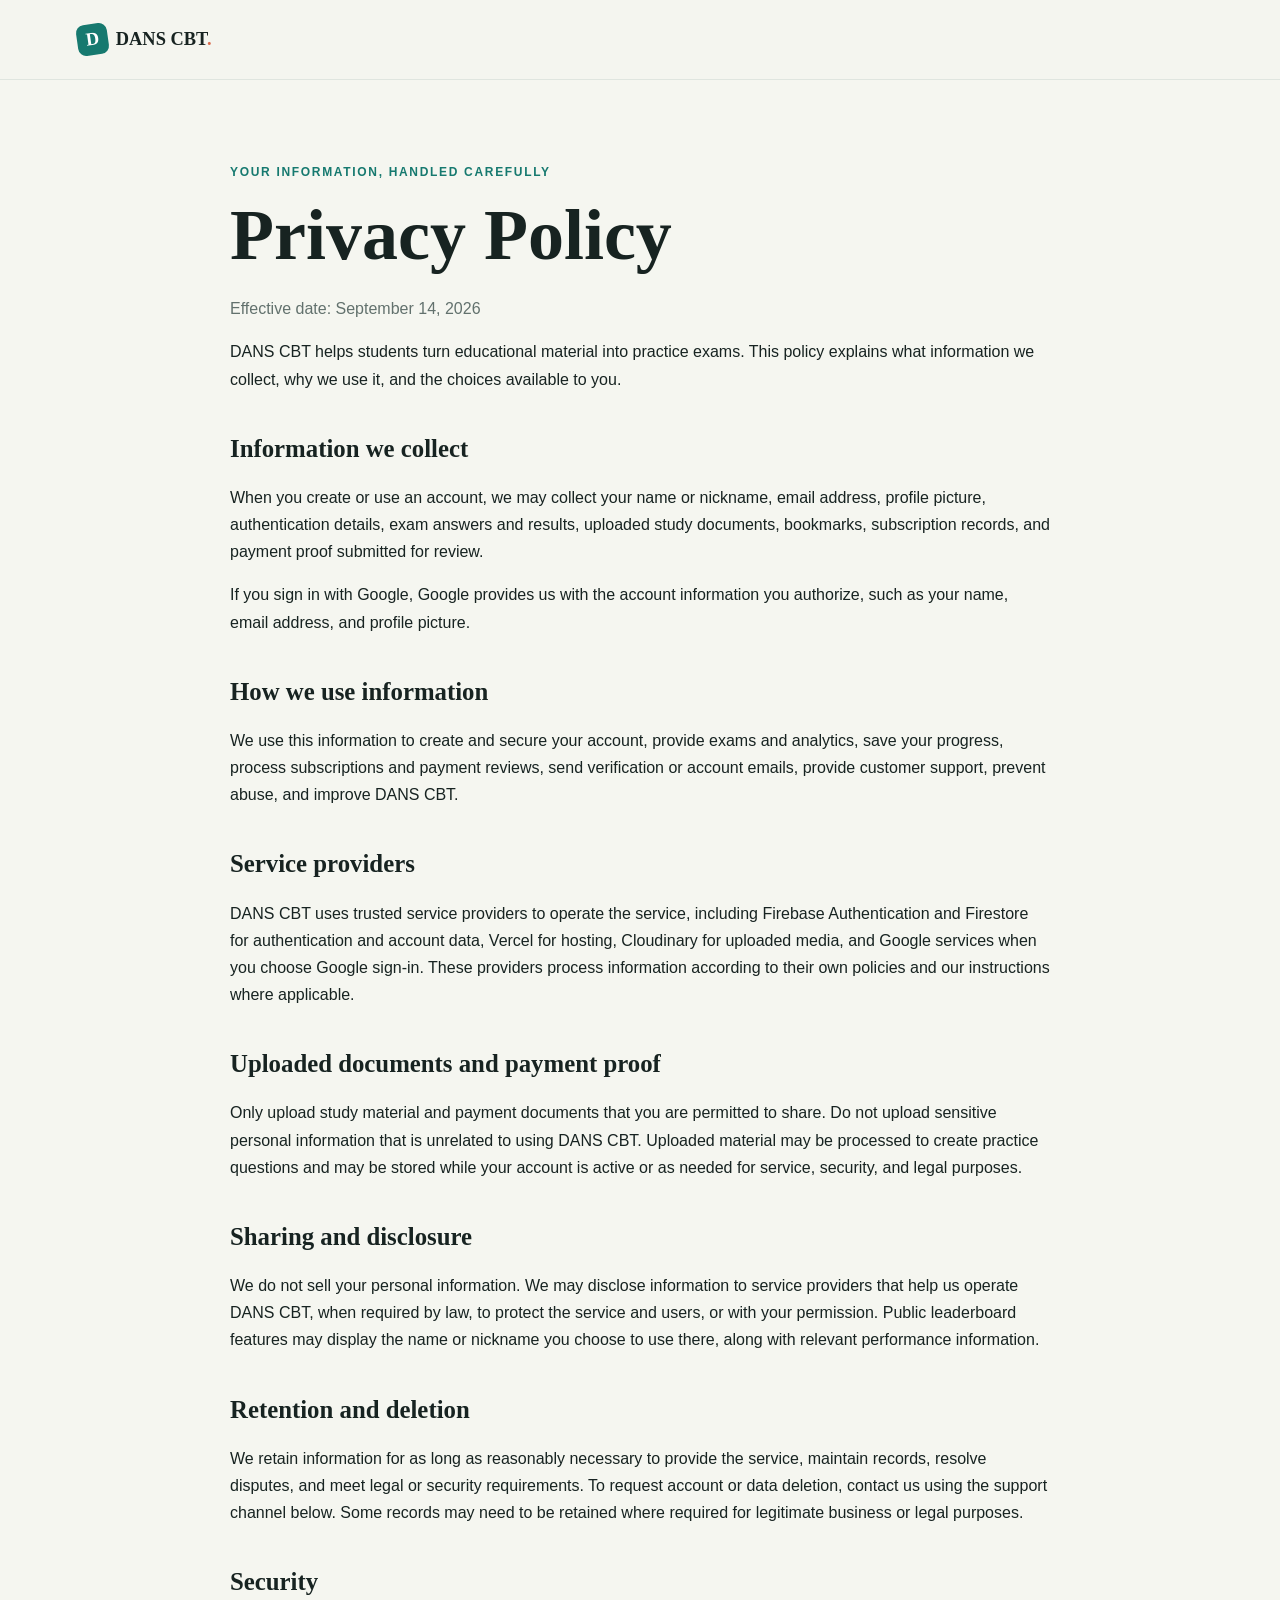
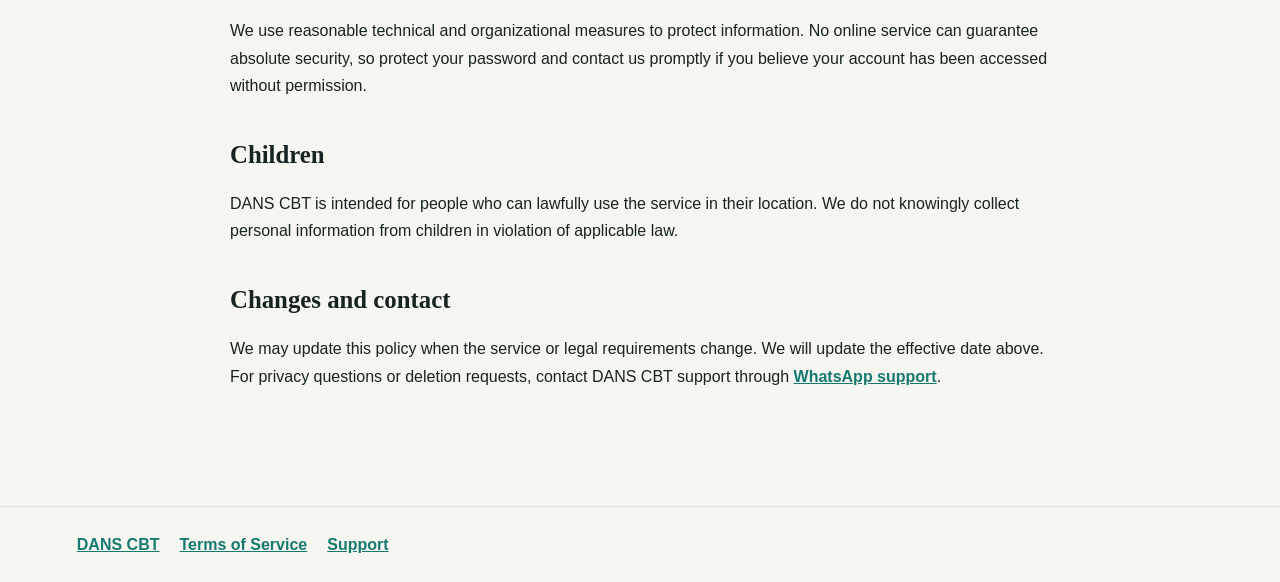
<file: privacy.html>
<!doctype html>
<html lang="en">
<head>
  <meta charset="utf-8">
  <meta name="viewport" content="width=device-width, initial-scale=1">
  <meta name="description" content="DANS CBT Privacy Policy">
  <title>Privacy Policy | DANS CBT</title>
  <style>
    :root { --ink:#172321; --muted:#62716d; --paper:#f5f6f0; --white:#fff; --teal:#16796f; --teal-dark:#0d4c49; --line:#dfe5df; --coral:#d96b4e; }
    * { box-sizing:border-box; } body { margin:0; color:var(--ink); background:var(--paper); font:16px/1.7 Arial,sans-serif; }
    header { padding:24px 6vw; border-bottom:1px solid var(--line); background:rgba(245,246,240,.95); }
    .brand { color:var(--ink); font:bold 1.15rem Georgia,serif; text-decoration:none; } .brand-mark { display:inline-grid; place-items:center; width:31px; height:31px; margin-right:8px; color:#fff; background:var(--teal); border-radius:8px; transform:rotate(-8deg); }
    main { width:min(820px,88vw); margin:0 auto; padding:70px 0 100px; } .eyebrow { color:var(--teal); font-size:.75rem; font-weight:700; letter-spacing:.14em; text-transform:uppercase; } h1,h2 { font-family:Georgia,serif; line-height:1.15; } h1 { font-size:clamp(2.4rem,6vw,4.5rem); margin:12px 0 18px; } h2 { margin-top:42px; font-size:1.55rem; } .updated { color:var(--muted); } a { color:var(--teal); font-weight:700; } footer { padding:24px 6vw; border-top:1px solid var(--line); color:var(--muted); } footer a { margin-right:20px; }
  </style>
</head>
<body>
  <header><a class="brand" href="https://dans-cbt.vercel.app/"><span class="brand-mark">D</span>DANS CBT<span style="color:var(--coral)">.</span></a></header>
  <main>
    <p class="eyebrow">Your information, handled carefully</p>
    <h1>Privacy Policy</h1>
    <p class="updated">Effective date: September 14, 2026</p>
    <p>DANS CBT helps students turn educational material into practice exams. This policy explains what information we collect, why we use it, and the choices available to you.</p>

    <h2>Information we collect</h2>
    <p>When you create or use an account, we may collect your name or nickname, email address, profile picture, authentication details, exam answers and results, uploaded study documents, bookmarks, subscription records, and payment proof submitted for review.</p>
    <p>If you sign in with Google, Google provides us with the account information you authorize, such as your name, email address, and profile picture.</p>

    <h2>How we use information</h2>
    <p>We use this information to create and secure your account, provide exams and analytics, save your progress, process subscriptions and payment reviews, send verification or account emails, provide customer support, prevent abuse, and improve DANS CBT.</p>

    <h2>Service providers</h2>
    <p>DANS CBT uses trusted service providers to operate the service, including Firebase Authentication and Firestore for authentication and account data, Vercel for hosting, Cloudinary for uploaded media, and Google services when you choose Google sign-in. These providers process information according to their own policies and our instructions where applicable.</p>

    <h2>Uploaded documents and payment proof</h2>
    <p>Only upload study material and payment documents that you are permitted to share. Do not upload sensitive personal information that is unrelated to using DANS CBT. Uploaded material may be processed to create practice questions and may be stored while your account is active or as needed for service, security, and legal purposes.</p>

    <h2>Sharing and disclosure</h2>
    <p>We do not sell your personal information. We may disclose information to service providers that help us operate DANS CBT, when required by law, to protect the service and users, or with your permission. Public leaderboard features may display the name or nickname you choose to use there, along with relevant performance information.</p>

    <h2>Retention and deletion</h2>
    <p>We retain information for as long as reasonably necessary to provide the service, maintain records, resolve disputes, and meet legal or security requirements. To request account or data deletion, contact us using the support channel below. Some records may need to be retained where required for legitimate business or legal purposes.</p>

    <h2>Security</h2>
    <p>We use reasonable technical and organizational measures to protect information. No online service can guarantee absolute security, so protect your password and contact us promptly if you believe your account has been accessed without permission.</p>

    <h2>Children</h2>
    <p>DANS CBT is intended for people who can lawfully use the service in their location. We do not knowingly collect personal information from children in violation of applicable law.</p>

    <h2>Changes and contact</h2>
    <p>We may update this policy when the service or legal requirements change. We will update the effective date above. For privacy questions or deletion requests, contact DANS CBT support through <a href="https://wa.me/2349046148857" target="_blank" rel="noreferrer">WhatsApp support</a>.</p>
  </main>
  <footer><a href="https://dans-cbt.vercel.app/">DANS CBT</a><a href="/terms.html">Terms of Service</a><a href="https://wa.me/2349046148857" target="_blank" rel="noreferrer">Support</a></footer>
</body>
</html>
</file>
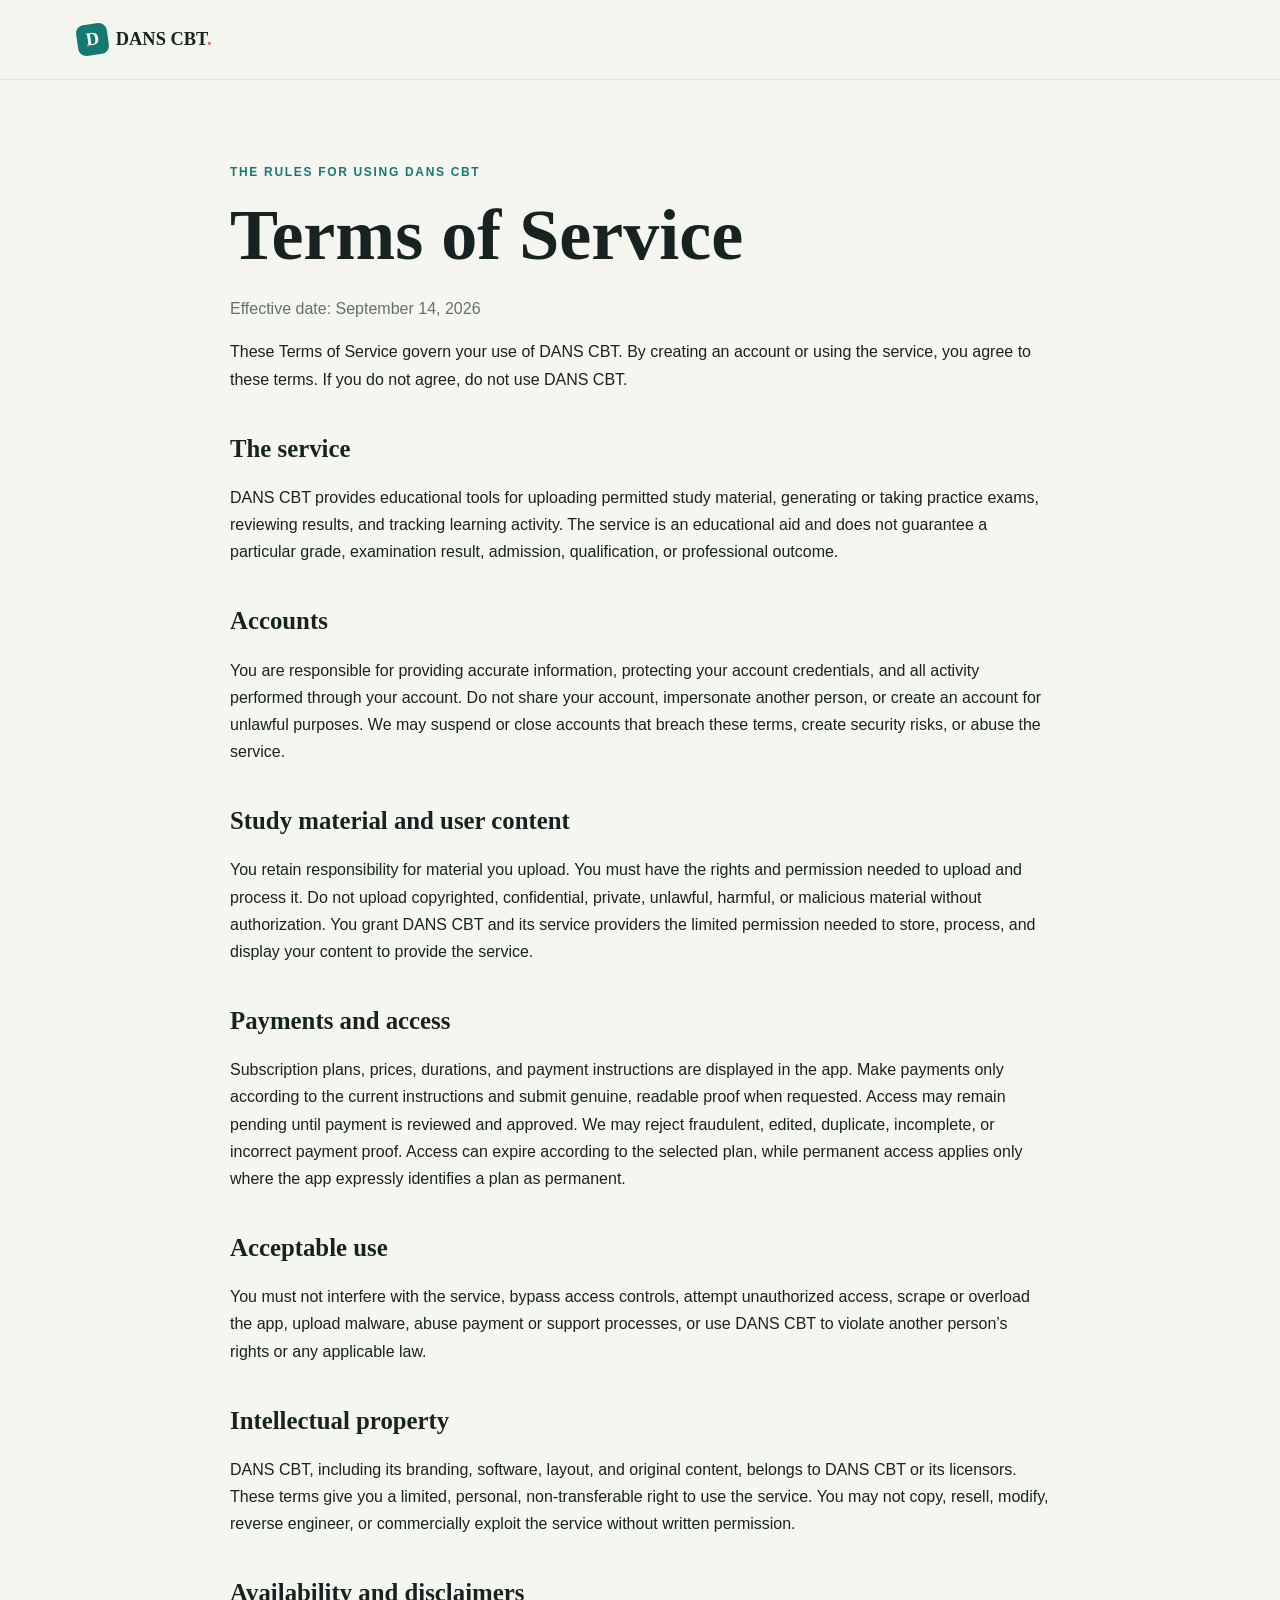
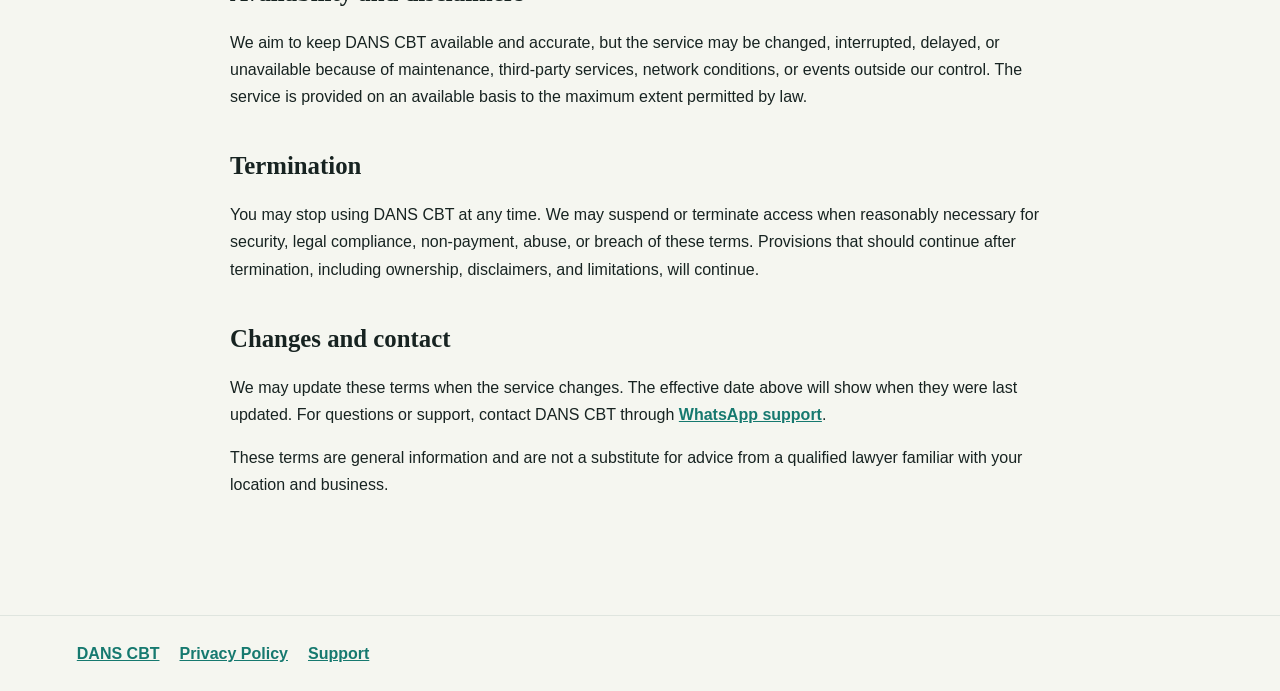
<file: terms.html>
<!doctype html>
<html lang="en">
<head>
  <meta charset="utf-8">
  <meta name="viewport" content="width=device-width, initial-scale=1">
  <meta name="description" content="DANS CBT Terms of Service">
  <title>Terms of Service | DANS CBT</title>
  <style>
    :root { --ink:#172321; --muted:#62716d; --paper:#f5f6f0; --white:#fff; --teal:#16796f; --teal-dark:#0d4c49; --line:#dfe5df; --coral:#d96b4e; }
    * { box-sizing:border-box; } body { margin:0; color:var(--ink); background:var(--paper); font:16px/1.7 Arial,sans-serif; }
    header { padding:24px 6vw; border-bottom:1px solid var(--line); background:rgba(245,246,240,.95); }
    .brand { color:var(--ink); font:bold 1.15rem Georgia,serif; text-decoration:none; } .brand-mark { display:inline-grid; place-items:center; width:31px; height:31px; margin-right:8px; color:#fff; background:var(--teal); border-radius:8px; transform:rotate(-8deg); }
    main { width:min(820px,88vw); margin:0 auto; padding:70px 0 100px; } .eyebrow { color:var(--teal); font-size:.75rem; font-weight:700; letter-spacing:.14em; text-transform:uppercase; } h1,h2 { font-family:Georgia,serif; line-height:1.15; } h1 { font-size:clamp(2.4rem,6vw,4.5rem); margin:12px 0 18px; } h2 { margin-top:42px; font-size:1.55rem; } .updated { color:var(--muted); } a { color:var(--teal); font-weight:700; } footer { padding:24px 6vw; border-top:1px solid var(--line); color:var(--muted); } footer a { margin-right:20px; }
  </style>
</head>
<body>
  <header><a class="brand" href="https://dans-cbt.vercel.app/"><span class="brand-mark">D</span>DANS CBT<span style="color:var(--coral)">.</span></a></header>
  <main>
    <p class="eyebrow">The rules for using DANS CBT</p>
    <h1>Terms of Service</h1>
    <p class="updated">Effective date: September 14, 2026</p>
    <p>These Terms of Service govern your use of DANS CBT. By creating an account or using the service, you agree to these terms. If you do not agree, do not use DANS CBT.</p>

    <h2>The service</h2>
    <p>DANS CBT provides educational tools for uploading permitted study material, generating or taking practice exams, reviewing results, and tracking learning activity. The service is an educational aid and does not guarantee a particular grade, examination result, admission, qualification, or professional outcome.</p>

    <h2>Accounts</h2>
    <p>You are responsible for providing accurate information, protecting your account credentials, and all activity performed through your account. Do not share your account, impersonate another person, or create an account for unlawful purposes. We may suspend or close accounts that breach these terms, create security risks, or abuse the service.</p>

    <h2>Study material and user content</h2>
    <p>You retain responsibility for material you upload. You must have the rights and permission needed to upload and process it. Do not upload copyrighted, confidential, private, unlawful, harmful, or malicious material without authorization. You grant DANS CBT and its service providers the limited permission needed to store, process, and display your content to provide the service.</p>

    <h2>Payments and access</h2>
    <p>Subscription plans, prices, durations, and payment instructions are displayed in the app. Make payments only according to the current instructions and submit genuine, readable proof when requested. Access may remain pending until payment is reviewed and approved. We may reject fraudulent, edited, duplicate, incomplete, or incorrect payment proof. Access can expire according to the selected plan, while permanent access applies only where the app expressly identifies a plan as permanent.</p>

    <h2>Acceptable use</h2>
    <p>You must not interfere with the service, bypass access controls, attempt unauthorized access, scrape or overload the app, upload malware, abuse payment or support processes, or use DANS CBT to violate another person’s rights or any applicable law.</p>

    <h2>Intellectual property</h2>
    <p>DANS CBT, including its branding, software, layout, and original content, belongs to DANS CBT or its licensors. These terms give you a limited, personal, non-transferable right to use the service. You may not copy, resell, modify, reverse engineer, or commercially exploit the service without written permission.</p>

    <h2>Availability and disclaimers</h2>
    <p>We aim to keep DANS CBT available and accurate, but the service may be changed, interrupted, delayed, or unavailable because of maintenance, third-party services, network conditions, or events outside our control. The service is provided on an available basis to the maximum extent permitted by law.</p>

    <h2>Termination</h2>
    <p>You may stop using DANS CBT at any time. We may suspend or terminate access when reasonably necessary for security, legal compliance, non-payment, abuse, or breach of these terms. Provisions that should continue after termination, including ownership, disclaimers, and limitations, will continue.</p>

    <h2>Changes and contact</h2>
    <p>We may update these terms when the service changes. The effective date above will show when they were last updated. For questions or support, contact DANS CBT through <a href="https://wa.me/2349046148857" target="_blank" rel="noreferrer">WhatsApp support</a>.</p>

    <p>These terms are general information and are not a substitute for advice from a qualified lawyer familiar with your location and business.</p>
  </main>
  <footer><a href="https://dans-cbt.vercel.app/">DANS CBT</a><a href="/privacy.html">Privacy Policy</a><a href="https://wa.me/2349046148857" target="_blank" rel="noreferrer">Support</a></footer>
</body>
</html>
</file>
